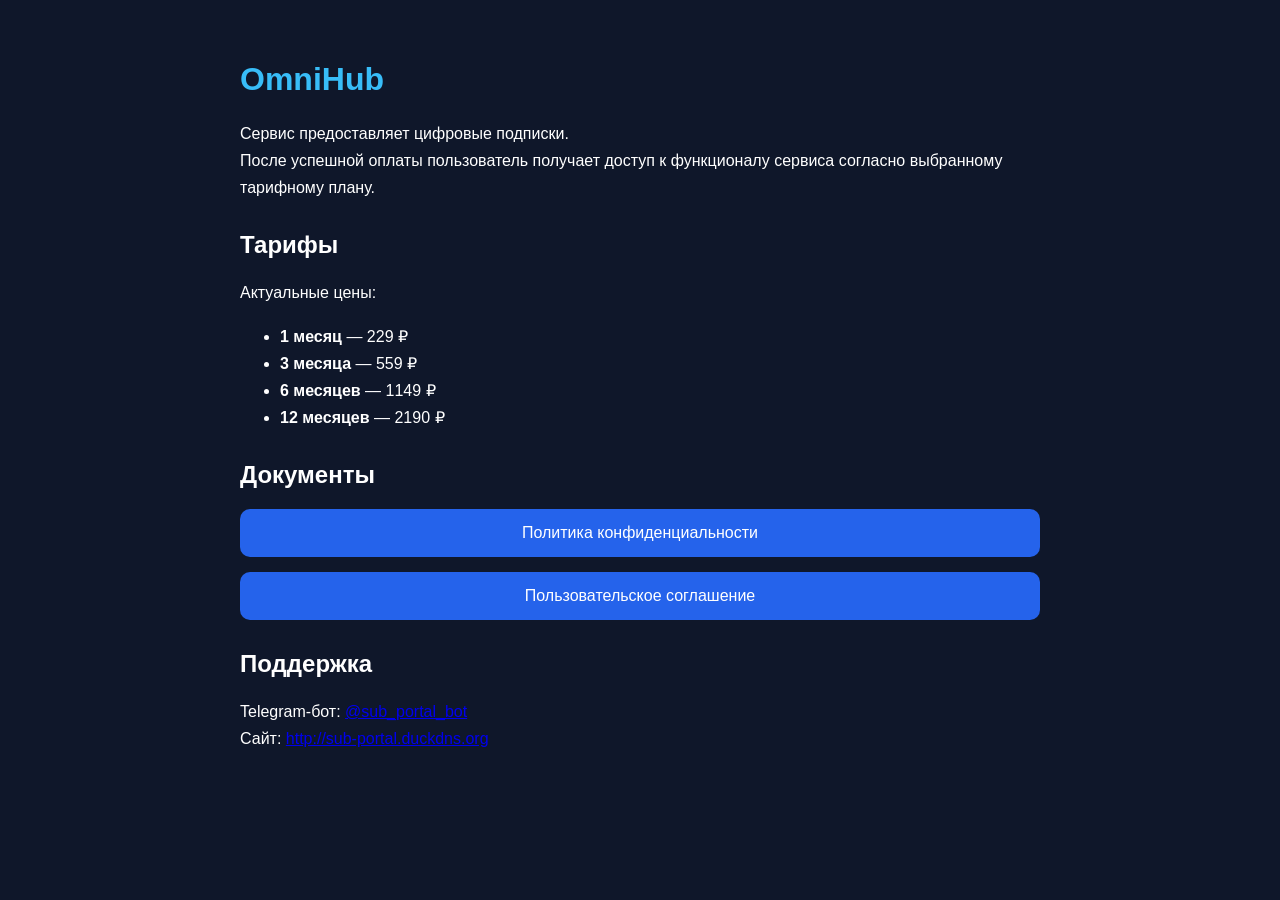
<file: index.html>
<!DOCTYPE html>
<html lang="ru">
<head>
    <meta charset="UTF-8">
    <meta name="viewport" content="width=device-width, initial-scale=1.0">
    <title>OmniHub — О сервисе</title>
    <link rel="stylesheet" href="style.css">
</head>
<body>

<div class="container">

<h1>OmniHub</h1>

<p>
Сервис предоставляет цифровые подписки.<br>
После успешной оплаты пользователь получает доступ к функционалу сервиса согласно выбранному тарифному плану.
</p>

<h2>Тарифы</h2>
<p>Актуальные цены:</p>
<ul>
    <li><strong>1 месяц</strong> — 229 ₽</li>
    <li><strong>3 месяца</strong> — 559 ₽</li>
    <li><strong>6 месяцев</strong> — 1149 ₽</li>
    <li><strong>12 месяцев</strong> — 2190 ₽</li>
</ul>

<h2>Документы</h2>
<a class="button" href="privacy.html">Политика конфиденциальности</a>
<a class="button" href="terms.html">Пользовательское соглашение</a>

<h2>Поддержка</h2>
<p>
Telegram-бот: <a href="https://t.me/sub_portal_bot">@sub_portal_bot</a><br>
Сайт: <a href="http://sub-portal.duckdns.org">http://sub-portal.duckdns.org</a>
</p>

</div>
</body>
</html>
</file>
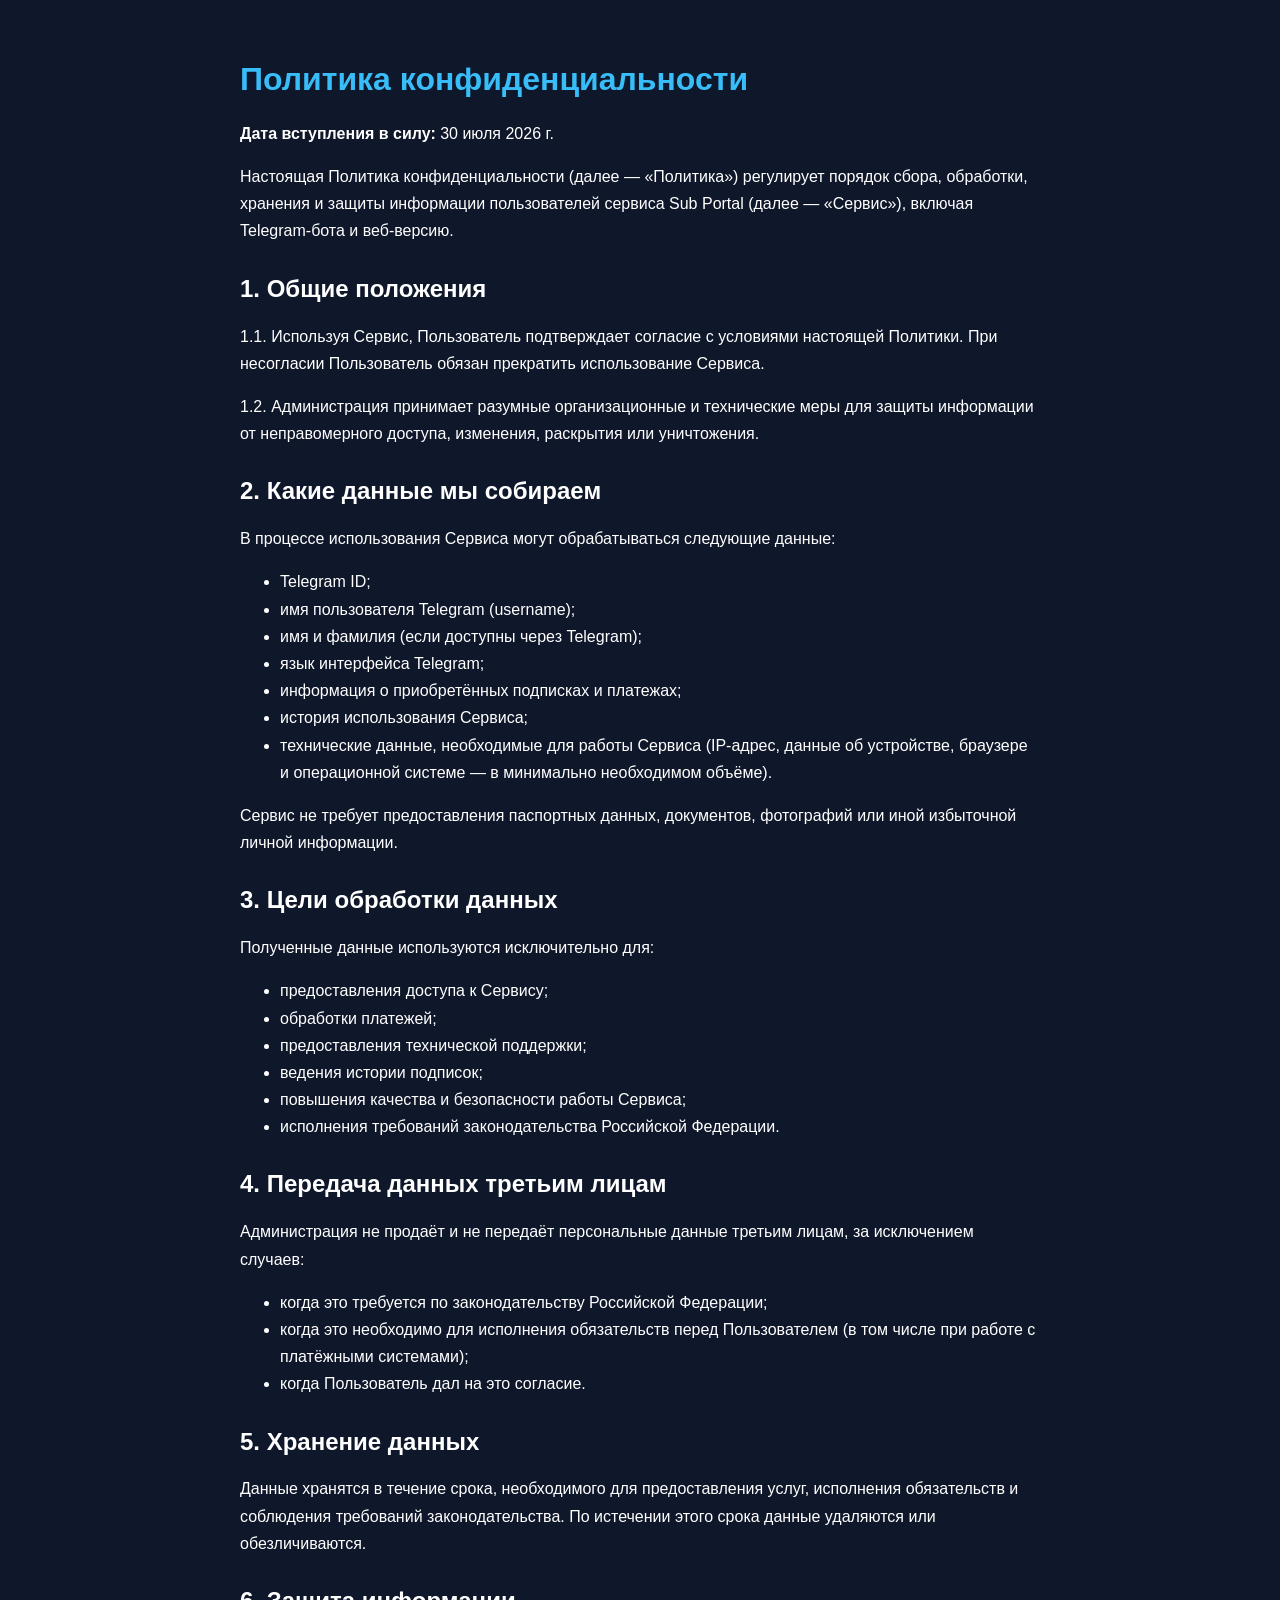
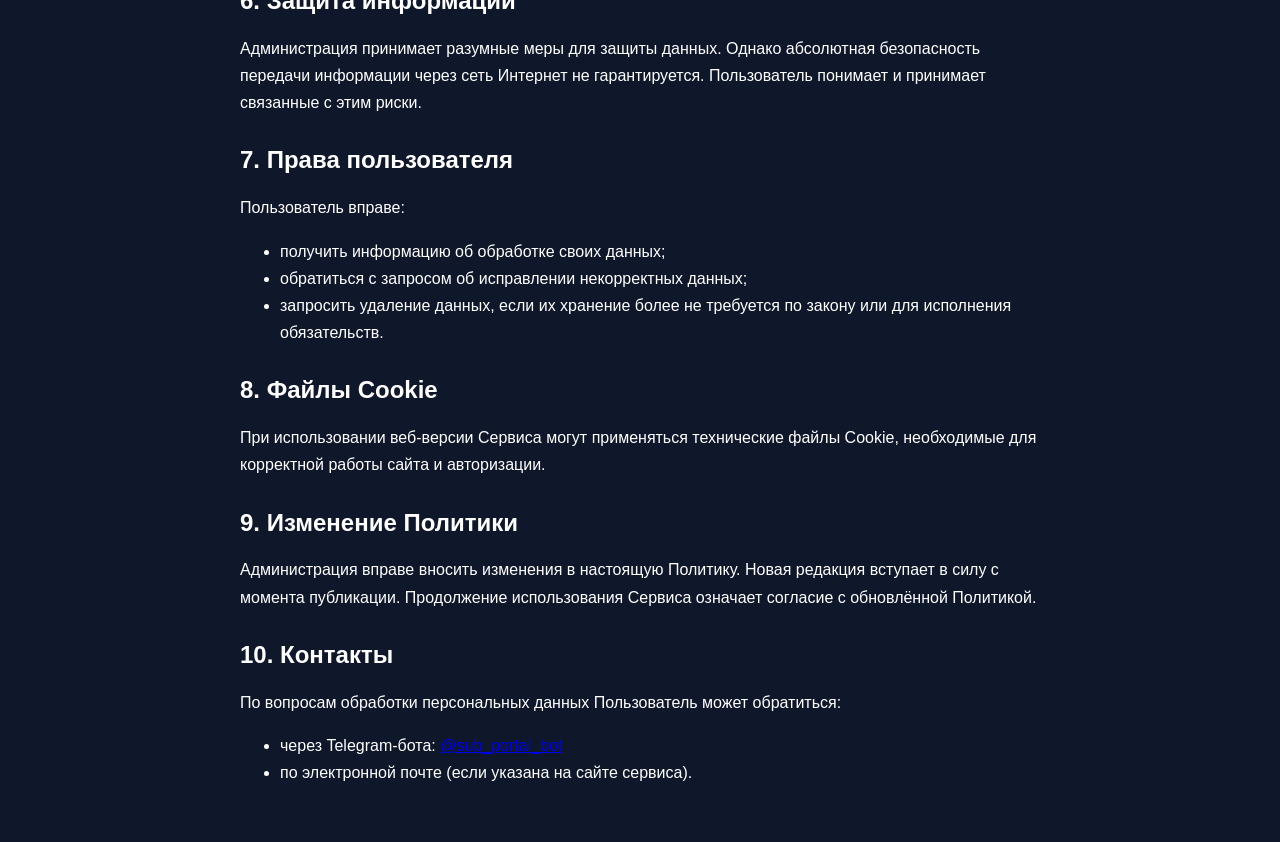
<file: privacy.html>
<!DOCTYPE html>
<html lang="ru">
<head>
    <meta charset="UTF-8">
    <meta name="viewport" content="width=device-width, initial-scale=1.0">
    <title>Политика конфиденциальности — OmniHub</title>
    <link rel="stylesheet" href="style.css">
</head>
<body>

<div class="container">

<h1>Политика конфиденциальности</h1>
<p><strong>Дата вступления в силу:</strong> 30 июля 2026 г.</p>

<p>
Настоящая Политика конфиденциальности (далее — «Политика») регулирует порядок сбора, обработки, хранения и защиты информации пользователей сервиса Sub Portal (далее — «Сервис»), включая Telegram-бота и веб-версию.
</p>

<h2>1. Общие положения</h2>
<p>1.1. Используя Сервис, Пользователь подтверждает согласие с условиями настоящей Политики. При несогласии Пользователь обязан прекратить использование Сервиса.</p>
<p>1.2. Администрация принимает разумные организационные и технические меры для защиты информации от неправомерного доступа, изменения, раскрытия или уничтожения.</p>

<h2>2. Какие данные мы собираем</h2>
<p>В процессе использования Сервиса могут обрабатываться следующие данные:</p>
<ul>
    <li>Telegram ID;</li>
    <li>имя пользователя Telegram (username);</li>
    <li>имя и фамилия (если доступны через Telegram);</li>
    <li>язык интерфейса Telegram;</li>
    <li>информация о приобретённых подписках и платежах;</li>
    <li>история использования Сервиса;</li>
    <li>технические данные, необходимые для работы Сервиса (IP-адрес, данные об устройстве, браузере и операционной системе — в минимально необходимом объёме).</li>
</ul>
<p>Сервис не требует предоставления паспортных данных, документов, фотографий или иной избыточной личной информации.</p>

<h2>3. Цели обработки данных</h2>
<p>Полученные данные используются исключительно для:</p>
<ul>
    <li>предоставления доступа к Сервису;</li>
    <li>обработки платежей;</li>
    <li>предоставления технической поддержки;</li>
    <li>ведения истории подписок;</li>
    <li>повышения качества и безопасности работы Сервиса;</li>
    <li>исполнения требований законодательства Российской Федерации.</li>
</ul>

<h2>4. Передача данных третьим лицам</h2>
<p>Администрация не продаёт и не передаёт персональные данные третьим лицам, за исключением случаев:</p>
<ul>
    <li>когда это требуется по законодательству Российской Федерации;</li>
    <li>когда это необходимо для исполнения обязательств перед Пользователем (в том числе при работе с платёжными системами);</li>
    <li>когда Пользователь дал на это согласие.</li>
</ul>

<h2>5. Хранение данных</h2>
<p>Данные хранятся в течение срока, необходимого для предоставления услуг, исполнения обязательств и соблюдения требований законодательства. По истечении этого срока данные удаляются или обезличиваются.</p>

<h2>6. Защита информации</h2>
<p>Администрация принимает разумные меры для защиты данных. Однако абсолютная безопасность передачи информации через сеть Интернет не гарантируется. Пользователь понимает и принимает связанные с этим риски.</p>

<h2>7. Права пользователя</h2>
<p>Пользователь вправе:</p>
<ul>
    <li>получить информацию об обработке своих данных;</li>
    <li>обратиться с запросом об исправлении некорректных данных;</li>
    <li>запросить удаление данных, если их хранение более не требуется по закону или для исполнения обязательств.</li>
</ul>

<h2>8. Файлы Cookie</h2>
<p>При использовании веб-версии Сервиса могут применяться технические файлы Cookie, необходимые для корректной работы сайта и авторизации.</p>

<h2>9. Изменение Политики</h2>
<p>Администрация вправе вносить изменения в настоящую Политику. Новая редакция вступает в силу с момента публикации. Продолжение использования Сервиса означает согласие с обновлённой Политикой.</p>

<h2>10. Контакты</h2>
<p>По вопросам обработки персональных данных Пользователь может обратиться:</p>
<ul>
    <li>через Telegram-бота: <a href="https://t.me/sub_portal_bot">@sub_portal_bot</a></li>
    <li>по электронной почте (если указана на сайте сервиса).</li>
</ul>

</div>
</body>
</html>
</file>
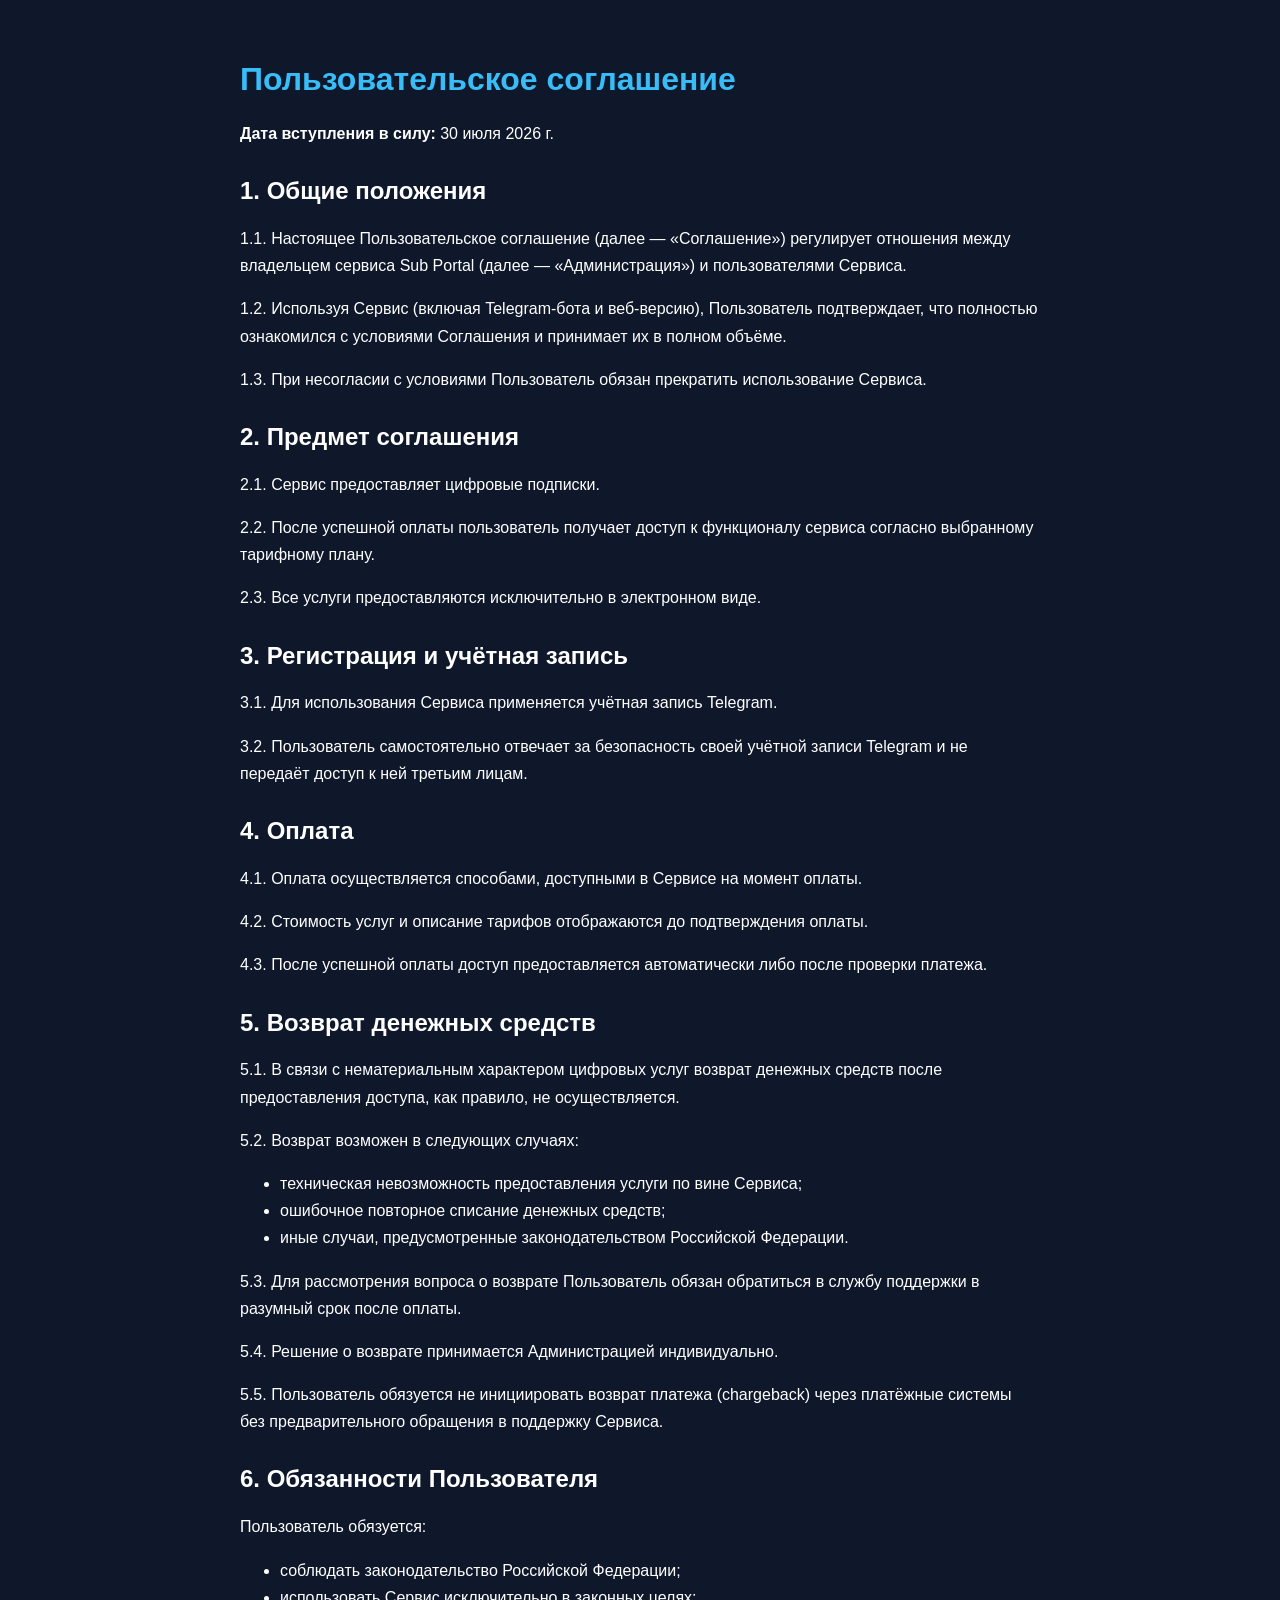
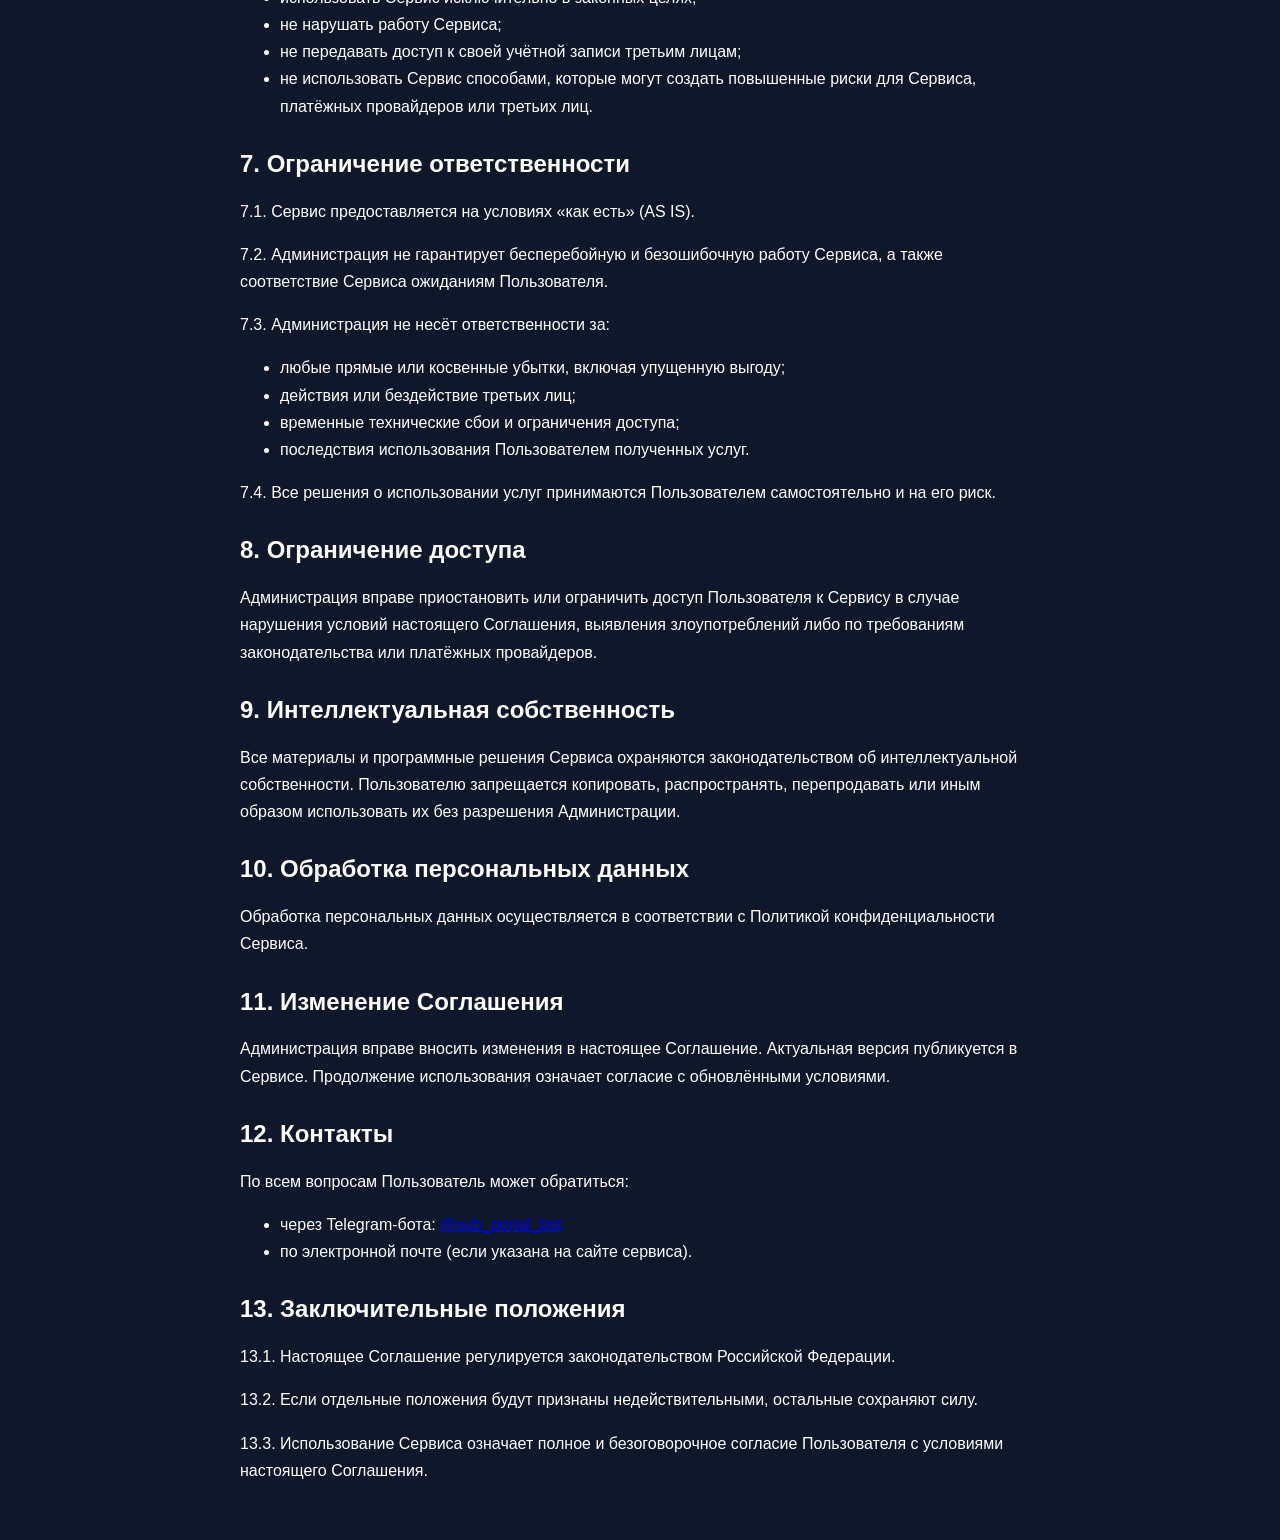
<file: terms.html>
<!DOCTYPE html>
<html lang="ru">
<head>
    <meta charset="UTF-8">
    <meta name="viewport" content="width=device-width, initial-scale=1.0">
    <title>Пользовательское соглашение — OmniHub</title>
    <link rel="stylesheet" href="style.css">
</head>
<body>

<div class="container">

<h1>Пользовательское соглашение</h1>
<p><strong>Дата вступления в силу:</strong> 30 июля 2026 г.</p>

<h2>1. Общие положения</h2>
<p>1.1. Настоящее Пользовательское соглашение (далее — «Соглашение») регулирует отношения между владельцем сервиса Sub Portal (далее — «Администрация») и пользователями Сервиса.</p>
<p>1.2. Используя Сервис (включая Telegram-бота и веб-версию), Пользователь подтверждает, что полностью ознакомился с условиями Соглашения и принимает их в полном объёме.</p>
<p>1.3. При несогласии с условиями Пользователь обязан прекратить использование Сервиса.</p>

<h2>2. Предмет соглашения</h2>
<p>2.1. Сервис предоставляет цифровые подписки.</p>
<p>2.2. После успешной оплаты пользователь получает доступ к функционалу сервиса согласно выбранному тарифному плану.</p>
<p>2.3. Все услуги предоставляются исключительно в электронном виде.</p>

<h2>3. Регистрация и учётная запись</h2>
<p>3.1. Для использования Сервиса применяется учётная запись Telegram.</p>
<p>3.2. Пользователь самостоятельно отвечает за безопасность своей учётной записи Telegram и не передаёт доступ к ней третьим лицам.</p>

<h2>4. Оплата</h2>
<p>4.1. Оплата осуществляется способами, доступными в Сервисе на момент оплаты.</p>
<p>4.2. Стоимость услуг и описание тарифов отображаются до подтверждения оплаты.</p>
<p>4.3. После успешной оплаты доступ предоставляется автоматически либо после проверки платежа.</p>

<h2>5. Возврат денежных средств</h2>
<p>5.1. В связи с нематериальным характером цифровых услуг возврат денежных средств после предоставления доступа, как правило, не осуществляется.</p>
<p>5.2. Возврат возможен в следующих случаях:</p>
<ul>
    <li>техническая невозможность предоставления услуги по вине Сервиса;</li>
    <li>ошибочное повторное списание денежных средств;</li>
    <li>иные случаи, предусмотренные законодательством Российской Федерации.</li>
</ul>
<p>5.3. Для рассмотрения вопроса о возврате Пользователь обязан обратиться в службу поддержки в разумный срок после оплаты.</p>
<p>5.4. Решение о возврате принимается Администрацией индивидуально.</p>
<p>5.5. Пользователь обязуется не инициировать возврат платежа (chargeback) через платёжные системы без предварительного обращения в поддержку Сервиса.</p>

<h2>6. Обязанности Пользователя</h2>
<p>Пользователь обязуется:</p>
<ul>
    <li>соблюдать законодательство Российской Федерации;</li>
    <li>использовать Сервис исключительно в законных целях;</li>
    <li>не нарушать работу Сервиса;</li>
    <li>не передавать доступ к своей учётной записи третьим лицам;</li>
    <li>не использовать Сервис способами, которые могут создать повышенные риски для Сервиса, платёжных провайдеров или третьих лиц.</li>
</ul>

<h2>7. Ограничение ответственности</h2>
<p>7.1. Сервис предоставляется на условиях «как есть» (AS IS).</p>
<p>7.2. Администрация не гарантирует бесперебойную и безошибочную работу Сервиса, а также соответствие Сервиса ожиданиям Пользователя.</p>
<p>7.3. Администрация не несёт ответственности за:</p>
<ul>
    <li>любые прямые или косвенные убытки, включая упущенную выгоду;</li>
    <li>действия или бездействие третьих лиц;</li>
    <li>временные технические сбои и ограничения доступа;</li>
    <li>последствия использования Пользователем полученных услуг.</li>
</ul>
<p>7.4. Все решения о использовании услуг принимаются Пользователем самостоятельно и на его риск.</p>

<h2>8. Ограничение доступа</h2>
<p>Администрация вправе приостановить или ограничить доступ Пользователя к Сервису в случае нарушения условий настоящего Соглашения, выявления злоупотреблений либо по требованиям законодательства или платёжных провайдеров.</p>

<h2>9. Интеллектуальная собственность</h2>
<p>Все материалы и программные решения Сервиса охраняются законодательством об интеллектуальной собственности. Пользователю запрещается копировать, распространять, перепродавать или иным образом использовать их без разрешения Администрации.</p>

<h2>10. Обработка персональных данных</h2>
<p>Обработка персональных данных осуществляется в соответствии с Политикой конфиденциальности Сервиса.</p>

<h2>11. Изменение Соглашения</h2>
<p>Администрация вправе вносить изменения в настоящее Соглашение. Актуальная версия публикуется в Сервисе. Продолжение использования означает согласие с обновлёнными условиями.</p>

<h2>12. Контакты</h2>
<p>По всем вопросам Пользователь может обратиться:</p>
<ul>
    <li>через Telegram-бота: <a href="https://t.me/sub_portal_bot">@sub_portal_bot</a></li>
    <li>по электронной почте (если указана на сайте сервиса).</li>
</ul>

<h2>13. Заключительные положения</h2>
<p>13.1. Настоящее Соглашение регулируется законодательством Российской Федерации.</p>
<p>13.2. Если отдельные положения будут признаны недействительными, остальные сохраняют силу.</p>
<p>13.3. Использование Сервиса означает полное и безоговорочное согласие Пользователя с условиями настоящего Соглашения.</p>

</div>
</body>
</html>
</file>
<file: style.css>
body{
background:#0f172a;
font-family:Arial,sans-serif;
color:white;
margin:0;
}

.container{
max-width:800px;
margin:auto;
padding:40px 20px;
}

h1{
color:#38bdf8;
}

h2{
margin-top:30px;
}

p,li{
line-height:1.7;
}

.button{
display:block;
margin:15px 0;
padding:15px;
background:#2563eb;
color:white;
text-decoration:none;
border-radius:10px;
text-align:center;
}

.button:hover{
background:#1d4ed8;
}
</file>
